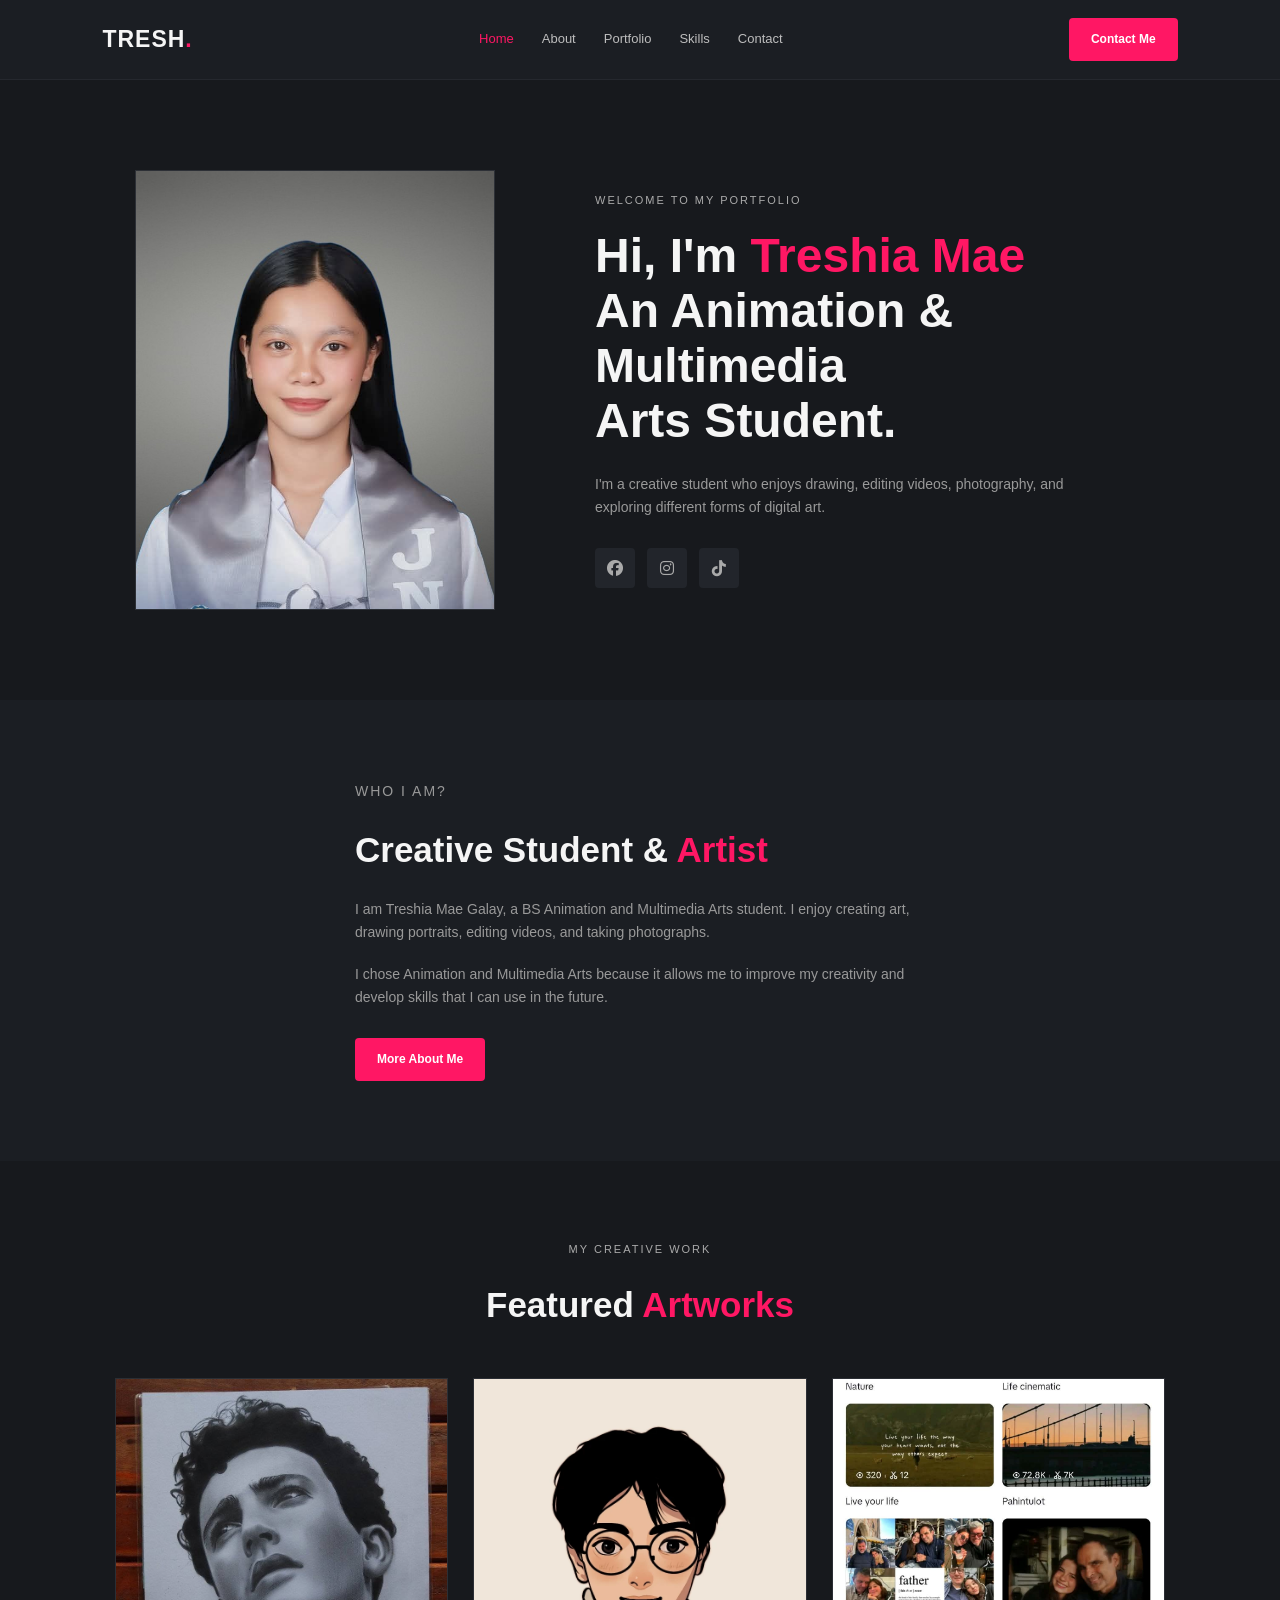
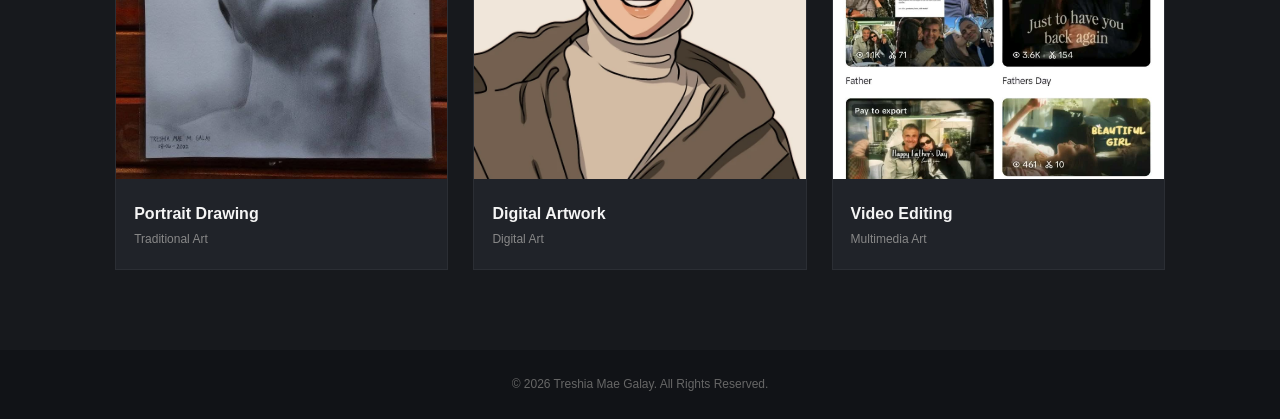
<file: index.html>
<!DOCTYPE html>
<html lang="en">
<head>
    <meta charset="UTF-8">
    <meta name="viewport" content="width=device-width, initial-scale=1.0">
    <title>Treshia Mae | Portfolio</title>
    <link rel="stylesheet" href="style.css">
    <link rel="stylesheet" href="https://cdnjs.cloudflare.com/ajax/libs/font-awesome/6.5.2/css/all.min.css">
</head>

<body>

<header>
    <div class="logo">TRESH<span>.</span></div>

    <nav>
        <a href="index.html" class="active">Home</a>
        <a href="about.html">About</a>
        <a href="portfolio.html">Portfolio</a>
        <a href="skills.html">Skills</a>
        <a href="contact.html">Contact</a>
    </nav>

    <a href="contact.html" class="hire-btn">Contact Me</a>
</header>


<main>

<section class="hero">

    <div class="hero-image">
        <img src="treshia.jpg" alt="Treshia Mae">
    </div>

    <div class="hero-text">

        <p class="small-title">WELCOME TO MY PORTFOLIO</p>

        <h1>
            Hi, I'm <span>Treshia Mae</span><br>
            An Animation & Multimedia<br>
            Arts Student.
        </h1>

        <p class="description">
            I'm a creative student who enjoys drawing, editing videos,
            photography, and exploring different forms of digital art.
        </p>

        <div class="socials">
    <a href="https://www.facebook.com/treshiamae.maghanoygalay" target="_blank">
        <i class="fa-brands fa-facebook"></i>
    </a>

    <a href="https://www.instagram.com/sha2galay?stkn=MWVuMjFsd2hreWs1MQ==" target="_blank">
        <i class="fa-brands fa-instagram"></i>
    </a>

    <a href="tiktok.com/@sha2galay" target="_blank">
        <i class="fa-brands fa-tiktok"></i>
    </a>
</div>
    </div>


</section>


<section class="intro">

   

    <div class="intro-text">

        <p class="small-title">WHO I AM?</p>

        <h2>Creative Student & <span>Artist</span></h2>

        <p>
            I am Treshia Mae Galay, a BS Animation and Multimedia Arts
            student. I enjoy creating art, drawing portraits, editing
            videos, and taking photographs.
        </p>

        <p>
            I chose Animation and Multimedia Arts because it allows me
            to improve my creativity and develop skills that I can use
            in the future.
        </p>

        <a href="about.html" class="pink-btn">More About Me</a>

    </div>

</section>


<section class="featured">

    <div class="section-title">
        <p class="small-title">MY CREATIVE WORK</p>
        <h2>Featured <span>Artworks</span></h2>
    </div>

    <div class="art-grid">

        <div class="art-card">
            <img src="Portrait artwork.jpg">
            <h3>Portrait Drawing</h3>
            <p>Traditional Art</p>
        </div>

        <div class="art-card">
            <img src="digitalart.webp">
            <h3>Digital Artwork</h3>
            <p>Digital Art</p>
        </div>

        <div class="art-card">
            <img src="videoediting.jpg">
            <h3>Video Editing</h3>
            <p>Multimedia Art</p>
        </div>

    </div>

</section>

</main>

<footer>
    <p>© 2026 Treshia Mae Galay. All Rights Reserved.</p>
</footer>

</body>
</html>
</file>
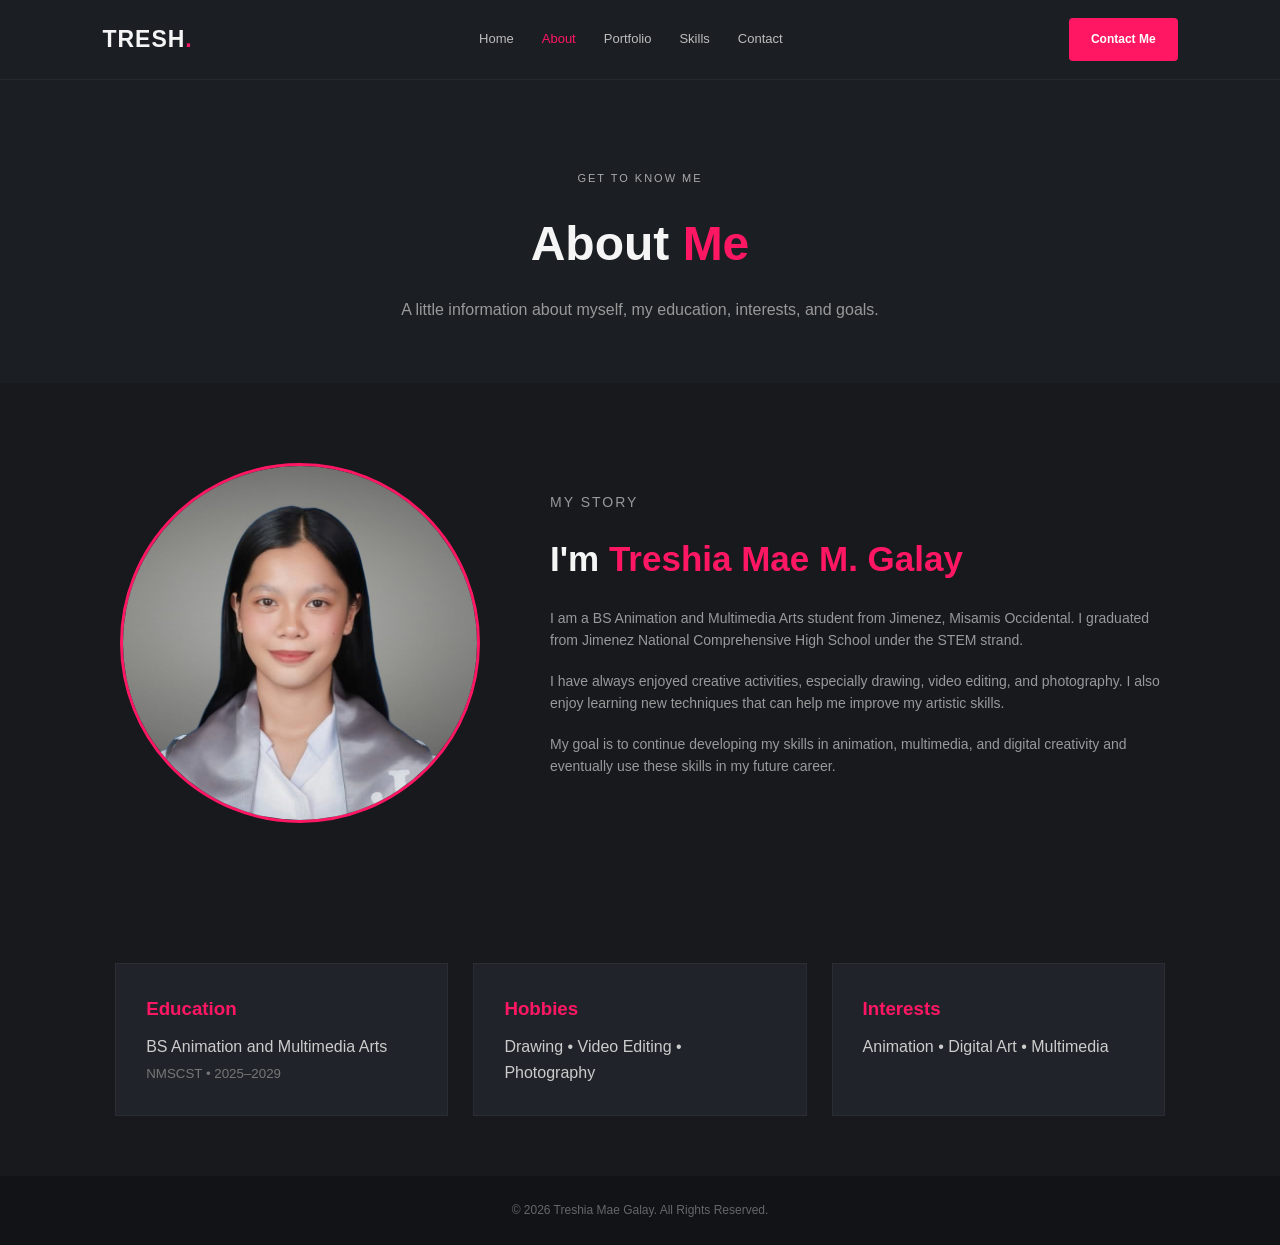
<file: about.html>
<!DOCTYPE html>
<html lang="en">
<head>
    <meta charset="UTF-8">
    <meta name="viewport" content="width=device-width, initial-scale=1.0">
    <title>About Me | Treshia Mae</title>
    <link rel="stylesheet" href="style.css">
</head>

<body>

<header>
    <div class="logo">TRESH<span>.</span></div>

    <nav>
        <a href="index.html">Home</a>
        <a href="about.html" class="active">About</a>
        <a href="portfolio.html">Portfolio</a>
        <a href="skills.html">Skills</a>
        <a href="contact.html">Contact</a>
    </nav>

    <a href="contact.html" class="hire-btn">Contact Me</a>
</header>


<section class="page-header">

    <p class="small-title">GET TO KNOW ME</p>

    <h1>About <span>Me</span></h1>

    <p>
        A little information about myself, my education,
        interests, and goals.
    </p>

</section>


<section class="about-container">

    <div class="about-image">
        <img src="treshia.jpg" alt="Treshia Mae">
    </div>

    <div class="about-content">

        <p class="small-title">MY STORY</p>

        <h2>I'm <span>Treshia Mae M. Galay</span></h2>

        <p>
            I am a BS Animation and Multimedia Arts student from
            Jimenez, Misamis Occidental. I graduated from Jimenez
            National Comprehensive High School under the STEM strand.
        </p>

        <p>
            I have always enjoyed creative activities, especially
            drawing, video editing, and photography. I also enjoy
            learning new techniques that can help me improve my
            artistic skills.
        </p>

        <p>
            My goal is to continue developing my skills in animation,
            multimedia, and digital creativity and eventually use
            these skills in my future career.
        </p>

    </div>

</section>


<section class="info-section">

    <div class="info-box">
        <h3>Education</h3>
        <p>BS Animation and Multimedia Arts</p>
        <small>NMSCST • 2025–2029</small>
    </div>

    <div class="info-box">
        <h3>Hobbies</h3>
        <p>Drawing • Video Editing • Photography</p>
    </div>

    <div class="info-box">
        <h3>Interests</h3>
        <p>Animation • Digital Art • Multimedia</p>
    </div>

</section>


<footer>
    <p>© 2026 Treshia Mae Galay. All Rights Reserved.</p>
</footer>

</body>
</html>
</file>
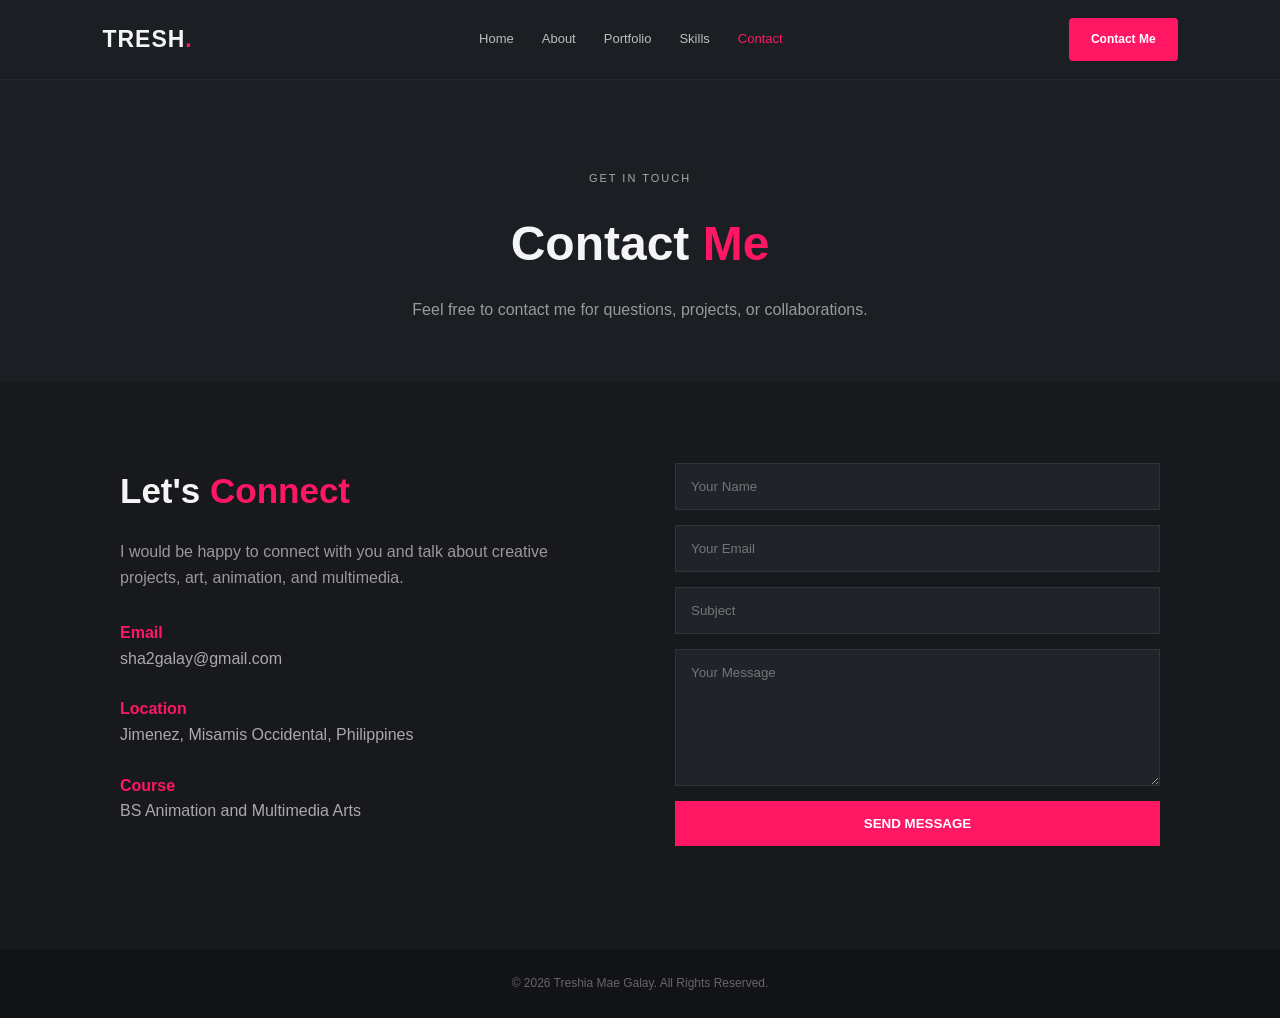
<file: contact.html>
<!DOCTYPE html>
<html lang="en">
<head>
    <meta charset="UTF-8">
    <meta name="viewport" content="width=device-width, initial-scale=1.0">
    <title>Contact | Treshia Mae</title>
    <link rel="stylesheet" href="style.css">
</head>

<body>

<header>
    <div class="logo">TRESH<span>.</span></div>

    <nav>
        <a href="index.html">Home</a>
        <a href="about.html">About</a>
        <a href="portfolio.html">Portfolio</a>
        <a href="skills.html">Skills</a>
        <a href="contact.html" class="active">Contact</a>
    </nav>

    <a href="contact.html" class="hire-btn">Contact Me</a>
</header>


<section class="page-header">

    <p class="small-title">GET IN TOUCH</p>

    <h1>Contact <span>Me</span></h1>

    <p>
        Feel free to contact me for questions, projects, or collaborations.
    </p>

</section>


<section class="contact-container">

    <div class="contact-info">

        <h2>Let's <span>Connect</span></h2>

        <p>
            I would be happy to connect with you and talk about
            creative projects, art, animation, and multimedia.
        </p>

        <div class="contact-item">
            <strong>Email</strong>
            <p>sha2galay@gmail.com</p>
        </div>

        <div class="contact-item">
            <strong>Location</strong>
            <p>Jimenez, Misamis Occidental, Philippines</p>
        </div>

        <div class="contact-item">
            <strong>Course</strong>
            <p>BS Animation and Multimedia Arts</p>
        </div>

    </div>


    <form>

        <input type="text" placeholder="Your Name" required>

        <input type="email" placeholder="Your Email" required>

        <input type="text" placeholder="Subject">

        <textarea rows="7" placeholder="Your Message"></textarea>

        <button type="submit">SEND MESSAGE</button>

    </form>

</section>


<footer>
    <p>© 2026 Treshia Mae Galay. All Rights Reserved.</p>
</footer>

</body>
</html>
</file>
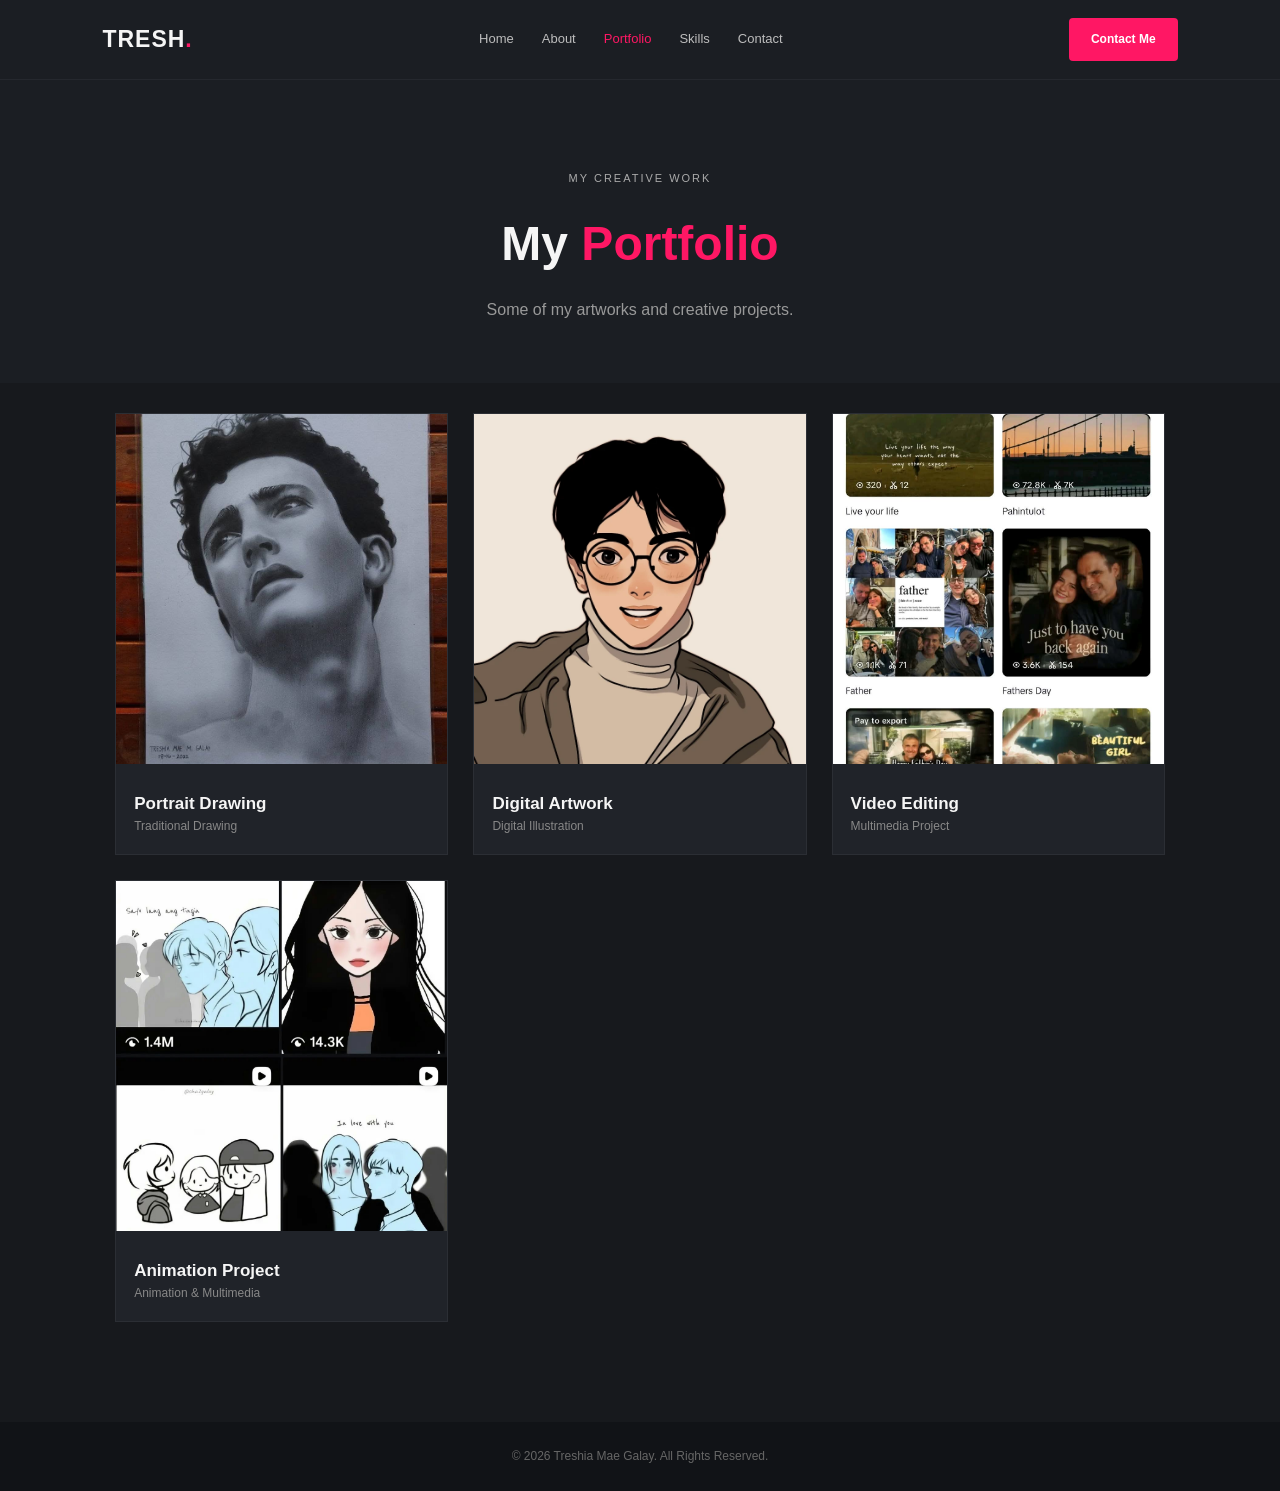
<file: portfolio.html>
<!DOCTYPE html>
<html lang="en">
<head>
    <meta charset="UTF-8">
    <meta name="viewport" content="width=device-width, initial-scale=1.0">
    <title>Portfolio | Treshia Mae</title>
    <link rel="stylesheet" href="style.css">
</head>

<body>

<header>
    <div class="logo">TRESH<span>.</span></div>

    <nav>
        <a href="index.html">Home</a>
        <a href="about.html">About</a>
        <a href="portfolio.html" class="active">Portfolio</a>
        <a href="skills.html">Skills</a>
        <a href="contact.html">Contact</a>
    </nav>

    <a href="contact.html" class="hire-btn">Contact Me</a>
</header>


<section class="page-header">

    <p class="small-title">MY CREATIVE WORK</p>

    <h1>My <span>Portfolio</span></h1>

    <p>
        Some of my artworks and creative projects.
    </p>

</section>


<section class="portfolio-grid">

    <div class="portfolio-card">
        <img src="Portrait artwork.jpg" alt="Portrait Drawing">
        <div>
            <h3>Portrait Drawing</h3>
            <p>Traditional Drawing</p>
        </div>
    </div>


    <div class="portfolio-card">
        <img src="digitalart.webp" alt="Digital Artwork">
        <div>
            <h3>Digital Artwork</h3>
            <p>Digital Illustration</p>
        </div>
    </div>

    <div class="portfolio-card">
        <img src="videoediting.jpg" alt="Video Editing">
        <div>
            <h3>Video Editing</h3>
            <p>Multimedia Project</p>
        </div>
    </div>


    <div class="portfolio-card">
        <img src="animation.jpg" alt="Animation">
        <div>
            <h3>Animation Project</h3>
            <p>Animation & Multimedia</p>
        </div>
    </div>

</section>


<footer>
    <p>© 2026 Treshia Mae Galay. All Rights Reserved.</p>
</footer>

</body>
</html>
</file>
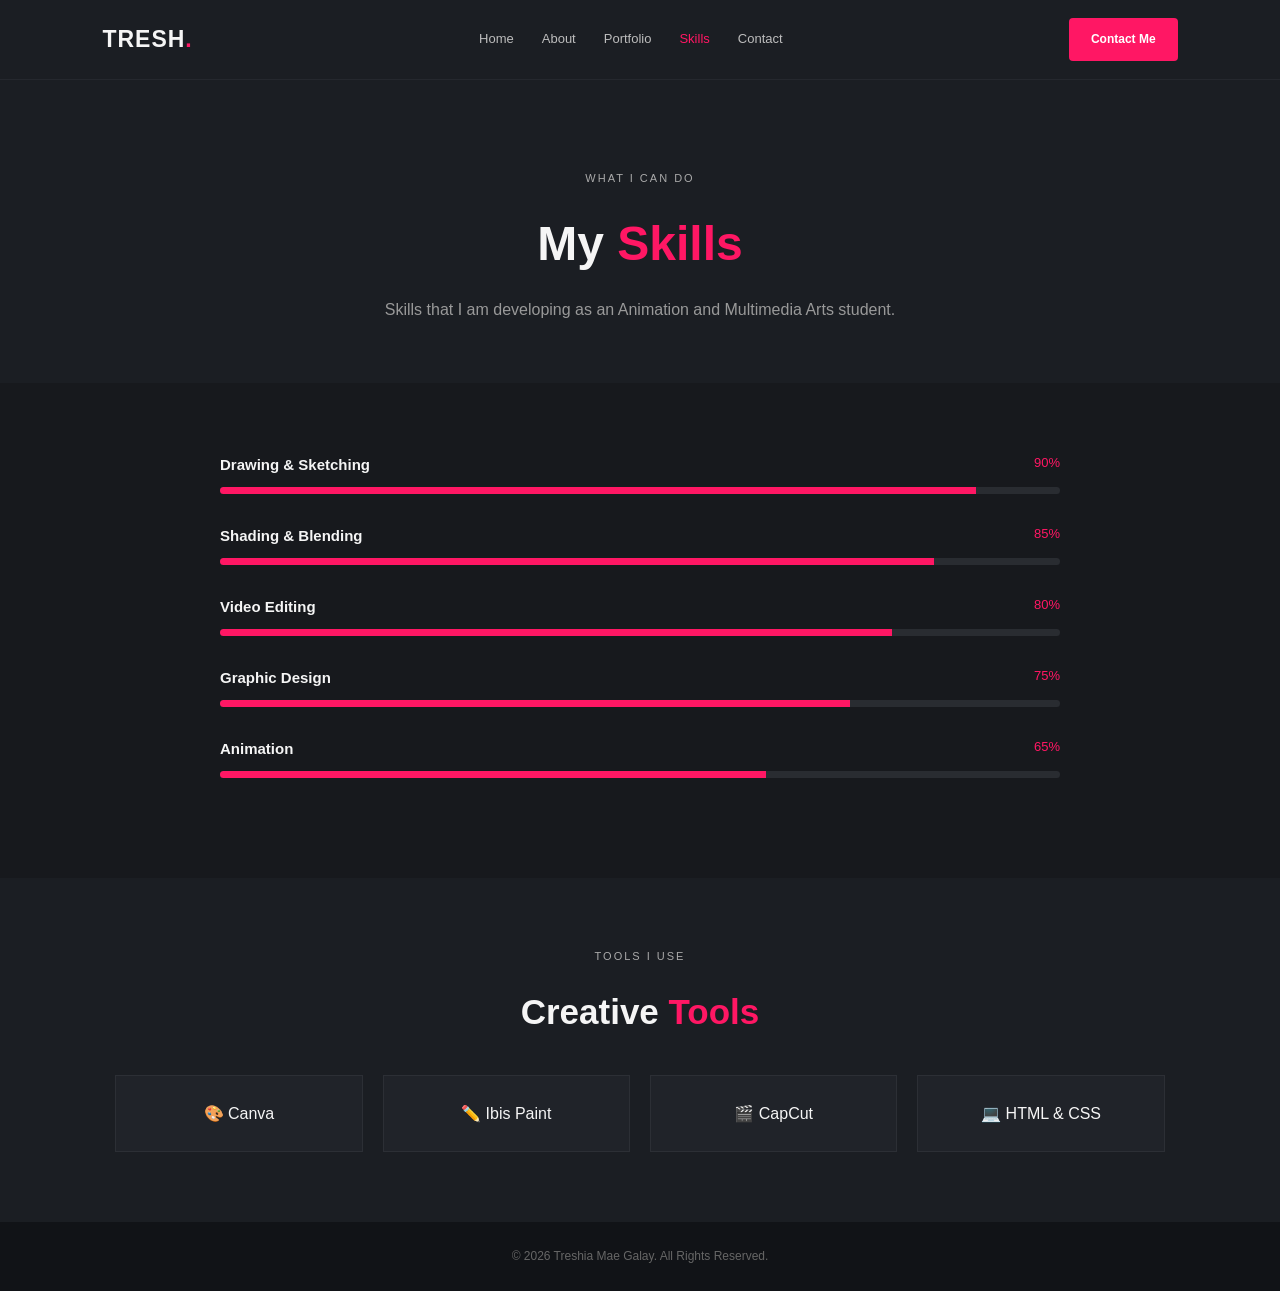
<file: skills.html>
<!DOCTYPE html>
<html lang="en">
<head>
    <meta charset="UTF-8">
    <meta name="viewport" content="width=device-width, initial-scale=1.0">
    <title>Skills | Treshia Mae</title>
    <link rel="stylesheet" href="style.css">
</head>

<body>

<header>
    <div class="logo">TRESH<span>.</span></div>

    <nav>
        <a href="index.html">Home</a>
        <a href="about.html">About</a>
        <a href="portfolio.html">Portfolio</a>
        <a href="skills.html" class="active">Skills</a>
        <a href="contact.html">Contact</a>
    </nav>

    <a href="contact.html" class="hire-btn">Contact Me</a>
</header>


<section class="page-header">

    <p class="small-title">WHAT I CAN DO</p>

    <h1>My <span>Skills</span></h1>

    <p>
        Skills that I am developing as an Animation and Multimedia Arts student.
    </p>

</section>


<section class="skills-container">

    <div class="skill">

        <div class="skill-title">
            <h3>Drawing & Sketching</h3>
            <span>90%</span>
        </div>

        <div class="bar">
            <div class="progress" style="width:90%"></div>
        </div>

    </div>


    <div class="skill">

        <div class="skill-title">
            <h3>Shading & Blending</h3>
            <span>85%</span>
        </div>

        <div class="bar">
            <div class="progress" style="width:85%"></div>
        </div>

    </div>


    <div class="skill">

        <div class="skill-title">
            <h3>Video Editing</h3>
            <span>80%</span>
        </div>

        <div class="bar">
            <div class="progress" style="width:80%"></div>
        </div>

    </div>


    <div class="skill">

        <div class="skill-title">
            <h3>Graphic Design</h3>
            <span>75%</span>
        </div>

        <div class="bar">
            <div class="progress" style="width:75%"></div>
        </div>

    </div>


    <div class="skill">

        <div class="skill-title">
            <h3>Animation</h3>
            <span>65%</span>
        </div>

        <div class="bar">
            <div class="progress" style="width:65%"></div>
        </div>

    </div>

</section>


<section class="software-section">

    <p class="small-title">TOOLS I USE</p>

    <h2>Creative <span>Tools</span></h2>

    <div class="software-grid">

        <div>🎨 Canva</div>
        <div>✏️ Ibis Paint</div>
        <div>🎬 CapCut</div>
        <div>💻 HTML & CSS</div>

    </div>

</section>


<footer>
    <p>© 2026 Treshia Mae Galay. All Rights Reserved.</p>
</footer>

</body>
</html>
</file>
<file: style.css>
* {
    margin: 0;
    padding: 0;
    box-sizing: border-box;
}

body {
    font-family: Arial, Helvetica, sans-serif;
    background: #17191d;
    color: #f5f5f5;
    line-height: 1.6;
}

header {
    height: 80px;
    width: 100%;
    display: flex;
    align-items: center;
    justify-content: space-between;
    padding: 0 8%;
    background: #1b1e23;
    border-bottom: 1px solid #25282e;
}

.logo {
    font-size: 23px;
    font-weight: bold;
    letter-spacing: 1px;
}

.logo span,
h1 span,
h2 span {
    color: #ff1764;
}

nav {
    display: flex;
    gap: 28px;
}

nav a {
    color: #bdbdbd;
    text-decoration: none;
    font-size: 13px;
    transition: 0.3s;
}

nav a:hover,
nav a.active {
    color: #ff1764;
}

.hire-btn,
.pink-btn {
    display: inline-block;
    background: #ff1764;
    color: white;
    text-decoration: none;
    padding: 12px 22px;
    border-radius: 4px;
    font-size: 12px;
    font-weight: bold;
    transition: 0.3s;
}

.hire-btn:hover,
.pink-btn:hover {
    transform: translateY(-3px);
    box-shadow: 0 8px 20px rgba(255, 23, 100, 0.25);
}


/* HERO */

.hero {
    min-height: 620px;
    padding: 70px 9%;
    display: flex;
    align-items: center;
    justify-content: center;
    gap: 100px;
}

.hero-text {
    width: 550px;
}

.hero-image {
    width: 360px;
    height: 440px;
    background: #202329;
    border: 1px solid #2d3036;
    display: flex;
    align-items: end;
    justify-content: center;
    flex-shrink: 0;
}

.small-title {
    color: #aaa;
    font-size: 11px;
    letter-spacing: 2px;
    margin-bottom: 18px;
}

.hero h1 {
    font-size: 48px;
    line-height: 1.15;
    margin-bottom: 25px;
}

.description {
    color: #999;
    max-width: 520px;
    font-size: 14px;
}


.hero-image img {
    width: 100%;
    height: 100%;
    object-fit: cover;
}

.socials {
    display: flex;
    gap: 12px;
    margin-top: 30px;
}

.socials a {
    width: 40px;
    height: 40px;
    background: #22252b;
    color: #aaa;
    display: flex;
    justify-content: center;
    align-items: center;
    text-decoration: none;
    font-size: 16px;
    border-radius: 4px;
    transition: 0.3s;
}

.socials a:hover {
    background: #ff1764;
    color: white;
    transform: translateY(-3px);
}


/* INTRO */

.intro {
    padding: 80px 9%;
    background: #1b1e23;
    display: flex;
    align-items: center;
    justify-content: center;
    gap: 70px;
}

.intro-image {
  width: 360px;
    height: 360px;
    background: #202329;
    border: 3px solid #ff1764;
    border-radius: 50%;
    overflow: hidden;
    flex-shrink: 0;
}


.intro-image img {
    width: 100%;
    height: 100%;
    object-fit: cover;
}

.intro-text {
    max-width: 570px;
    order: 1;
}

.intro-text h2 {
    font-size: 35px;
    margin-bottom: 20px;
}

.intro-text p {
    color: #999;
    font-size: 14px;
    margin-bottom: 20px;
}

.intro-text .pink-btn {
    margin-top: 10px;
}


/* FEATURED */

.featured {
    padding: 80px 9%;
}

.section-title {
    text-align: center;
    margin-bottom: 45px;
}

.section-title h2 {
    font-size: 35px;
}

.art-grid {
    display: grid;
    grid-template-columns: repeat(3, 1fr);
    gap: 25px;
}

.art-card {
    background: #202329;
    border: 1px solid #2b2e34;
    padding-bottom: 20px;
    transition: 0.3s;
}

.art-card:hover {
    transform: translateY(-5px);
}

.art-card img {
    width: 100%;
    height: 400px;
    object-fit: cover;
}

.art-card h3 {
    padding: 15px 18px 3px;
    font-size: 16px;
}

.art-card p {
    padding: 0 18px;
    color: #888;
    font-size: 12px;
}


/* PAGE HEADER */

.page-header {
    text-align: center;
    padding: 90px 20px 60px;
    background: #1b1e23;
}

.page-header h1 {
    font-size: 48px;
    margin-bottom: 15px;
}

.page-header > p:last-child {
    color: #999;
}


/* ABOUT */

.about-container {
    max-width: 1100px;
    margin: auto;
    padding: 80px 30px;
    display: flex;
    gap: 70px;
    align-items: center;
}

.about-image {
   width: 360px;
    height: 360px;
    background: #202329;
    border: 3px solid #ff1764;
    border-radius: 50%;
    overflow: hidden;
    flex-shrink: 0;
}

.about-image img {
    width: 100%;
    height: 100%;
    object-fit: cover;
}

.about-content h2 {
    font-size: 35px;
    margin-bottom: 20px;
}

.about-content p {
    color: #999;
    font-size: 14px;
    margin-bottom: 18px;
}

.info-section {
    padding: 60px 9%;
    display: grid;
    grid-template-columns: repeat(3, 1fr);
    gap: 25px;
}

.info-box {
    background: #202329;
    border: 1px solid #2a2d33;
    padding: 30px;
}

.info-box h3 {
    color: #ff1764;
    margin-bottom: 10px;
}

.info-box p {
    color: #ccc;
}

.info-box small {
    color: #777;
}


/* PORTFOLIO */

.portfolio-grid {
    padding: 30px 9% 100px;
    display: grid;
    grid-template-columns: repeat(3, 1fr);
    gap: 25px;
}

.portfolio-card {
    background: #202329;
    border: 1px solid #2b2e34;
    overflow: hidden;
    transition: 0.3s;
}

.portfolio-card:hover {
    transform: translateY(-7px);
    border-color: #ff1764;
}

.portfolio-card img {
    width: 100%;
    height: 350px;
    object-fit: cover;
}

.portfolio-card div {
    padding: 18px;
}

.portfolio-card h3 {
    font-size: 17px;
}

.portfolio-card p {
    color: #888;
    font-size: 12px;
}


/* SKILLS */

.skills-container {
    max-width: 900px;
    margin: auto;
    padding: 70px 30px;
}

.skill {
    margin-bottom: 30px;
}

.skill-title {
    display: flex;
    justify-content: space-between;
    margin-bottom: 10px;
}

.skill-title h3 {
    font-size: 15px;
}

.skill-title span {
    color: #ff1764;
    font-size: 13px;
}

.bar {
    width: 100%;
    height: 7px;
    background: #292c31;
    border-radius: 10px;
    overflow: hidden;
}

.progress {
    height: 100%;
    background: #ff1764;
}

.software-section {
    padding: 70px 9%;
    text-align: center;
    background: #1b1e23;
}

.software-section h2 {
    font-size: 35px;
    margin-bottom: 35px;
}

.software-grid {
    display: grid;
    grid-template-columns: repeat(4, 1fr);
    gap: 20px;
}

.software-grid div {
    background: #202329;
    padding: 25px;
    border: 1px solid #2c2f35;
}


/* CONTACT */

.contact-container {
    max-width: 1100px;
    margin: auto;
    padding: 80px 30px 100px;
    display: grid;
    grid-template-columns: 1fr 1fr;
    gap: 70px;
}

.contact-info h2 {
    font-size: 35px;
    margin-bottom: 20px;
}

.contact-info > p {
    color: #999;
    margin-bottom: 30px;
}

.contact-item {
    margin-bottom: 25px;
}

.contact-item strong {
    color: #ff1764;
}

.contact-item p {
    color: #aaa;
}

form {
    display: flex;
    flex-direction: column;
    gap: 15px;
}

input,
textarea {
    width: 100%;
    padding: 15px;
    background: #202329;
    border: 1px solid #30333a;
    color: white;
    outline: none;
    font-family: inherit;
}

input:focus,
textarea:focus {
    border-color: #ff1764;
}

button {
    border: none;
    padding: 15px;
    background: #ff1764;
    color: white;
    font-weight: bold;
    cursor: pointer;
}

button:hover {
    opacity: 0.85;
}


/* FOOTER */

footer {
    padding: 25px;
    text-align: center;
    background: #111317;
    color: #666;
    font-size: 12px;
}


/* RESPONSIVE */

@media (max-width: 900px) {

    header {
        padding: 0 5%;
    }

    nav {
        gap: 12px;
    }

    .hero {
        padding: 60px 6%;
        flex-direction: column;
        text-align: center;
    }

    .hero-image {
        width: 300px;
        height: 380px;
    }

    .socials {
        justify-content: center;
    }

    .intro {
        flex-direction: column;
        text-align: center;
    }

    .art-grid,
    .portfolio-grid {
        grid-template-columns: repeat(2, 1fr);
    }

    .about-container {
        flex-direction: column;
        text-align: center;
    }

    .info-section {
        grid-template-columns: 1fr;
    }

    .software-grid {
        grid-template-columns: repeat(2, 1fr);
    }

    .contact-container {
        grid-template-columns: 1fr;
    }
}


@media (max-width: 600px) {

    header {
        height: auto;
        padding: 20px;
        flex-direction: column;
        gap: 18px;
    }

    nav {
        flex-wrap: wrap;
        justify-content: center;
    }

    .hire-btn {
        display: none;
    }

    .hero h1 {
        font-size: 35px;
    }

    .page-header h1 {
        font-size: 38px;
    }

    .art-grid,
    .portfolio-grid {
        grid-template-columns: 1fr;
    }

    .software-grid {
        grid-template-columns: 1fr;
    }

    .about-image {
        width: 100%;
        max-width: 350px;
    }
}
</file>
